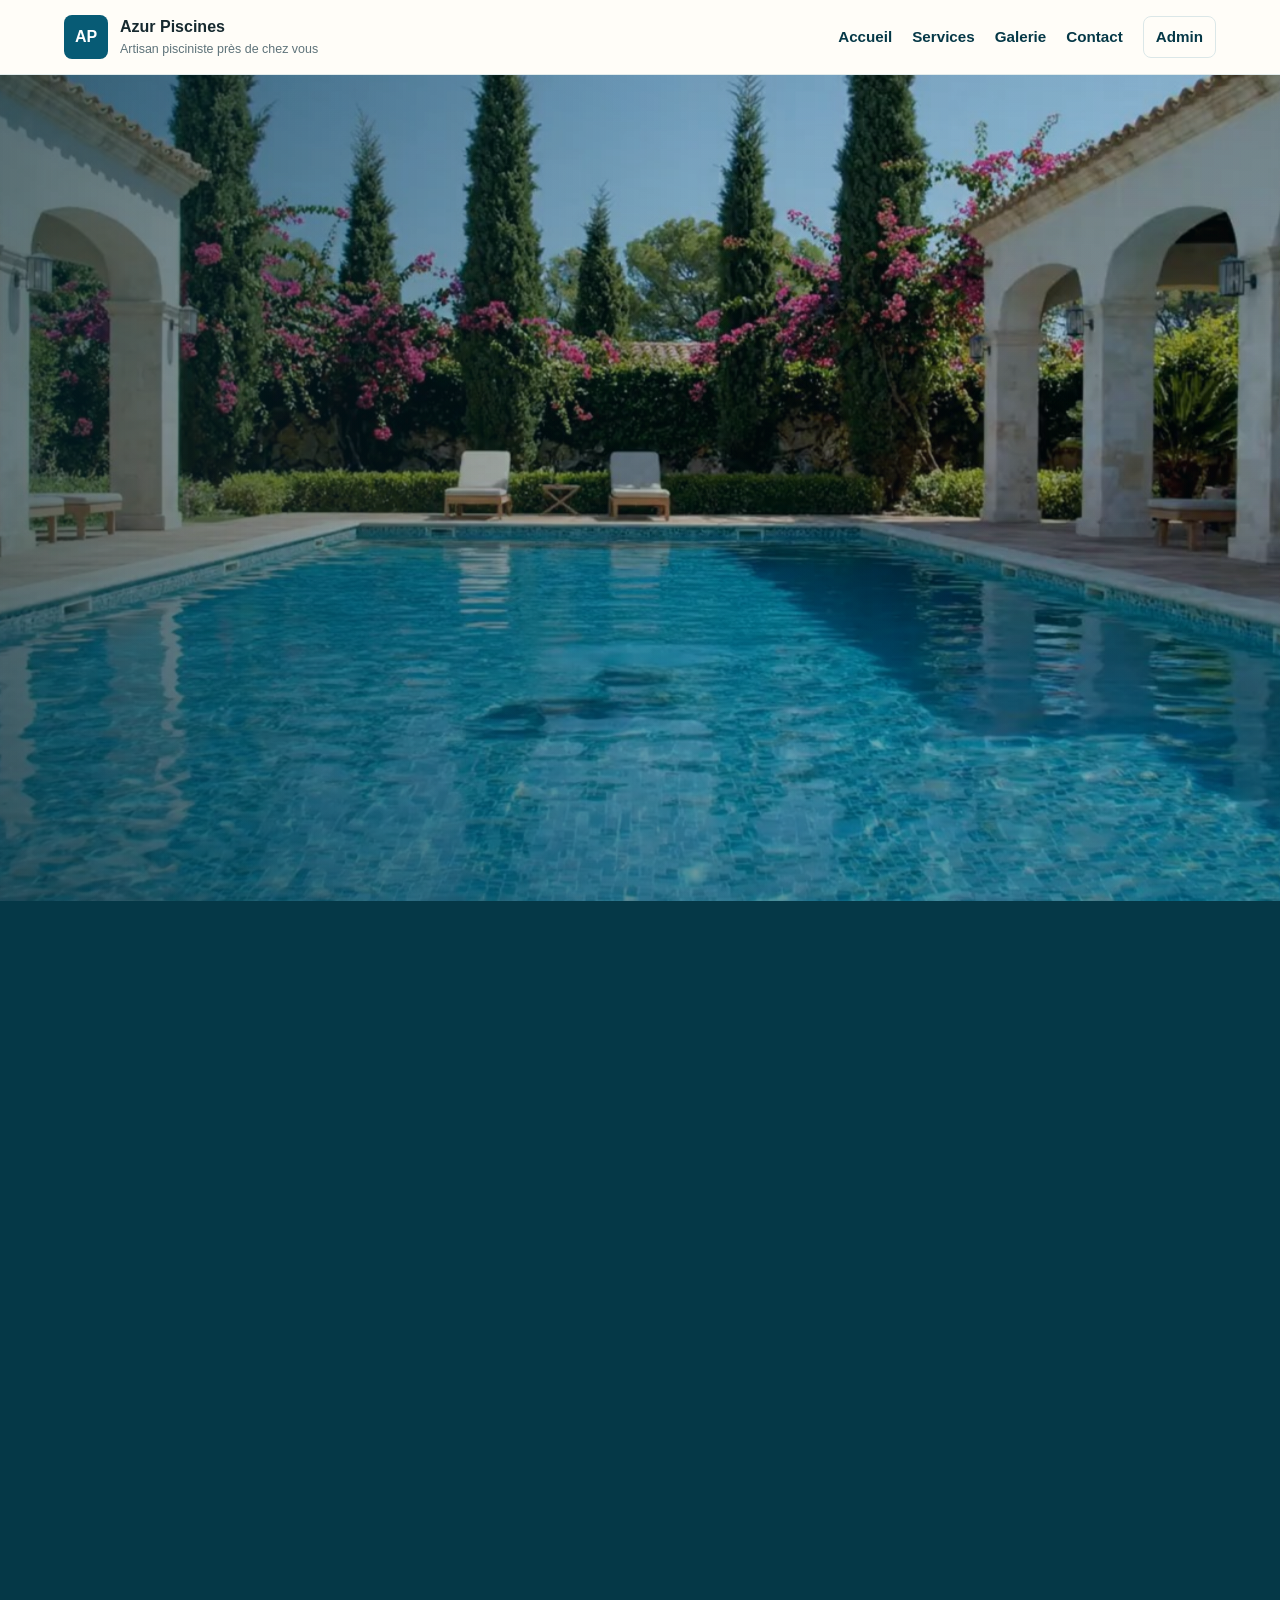
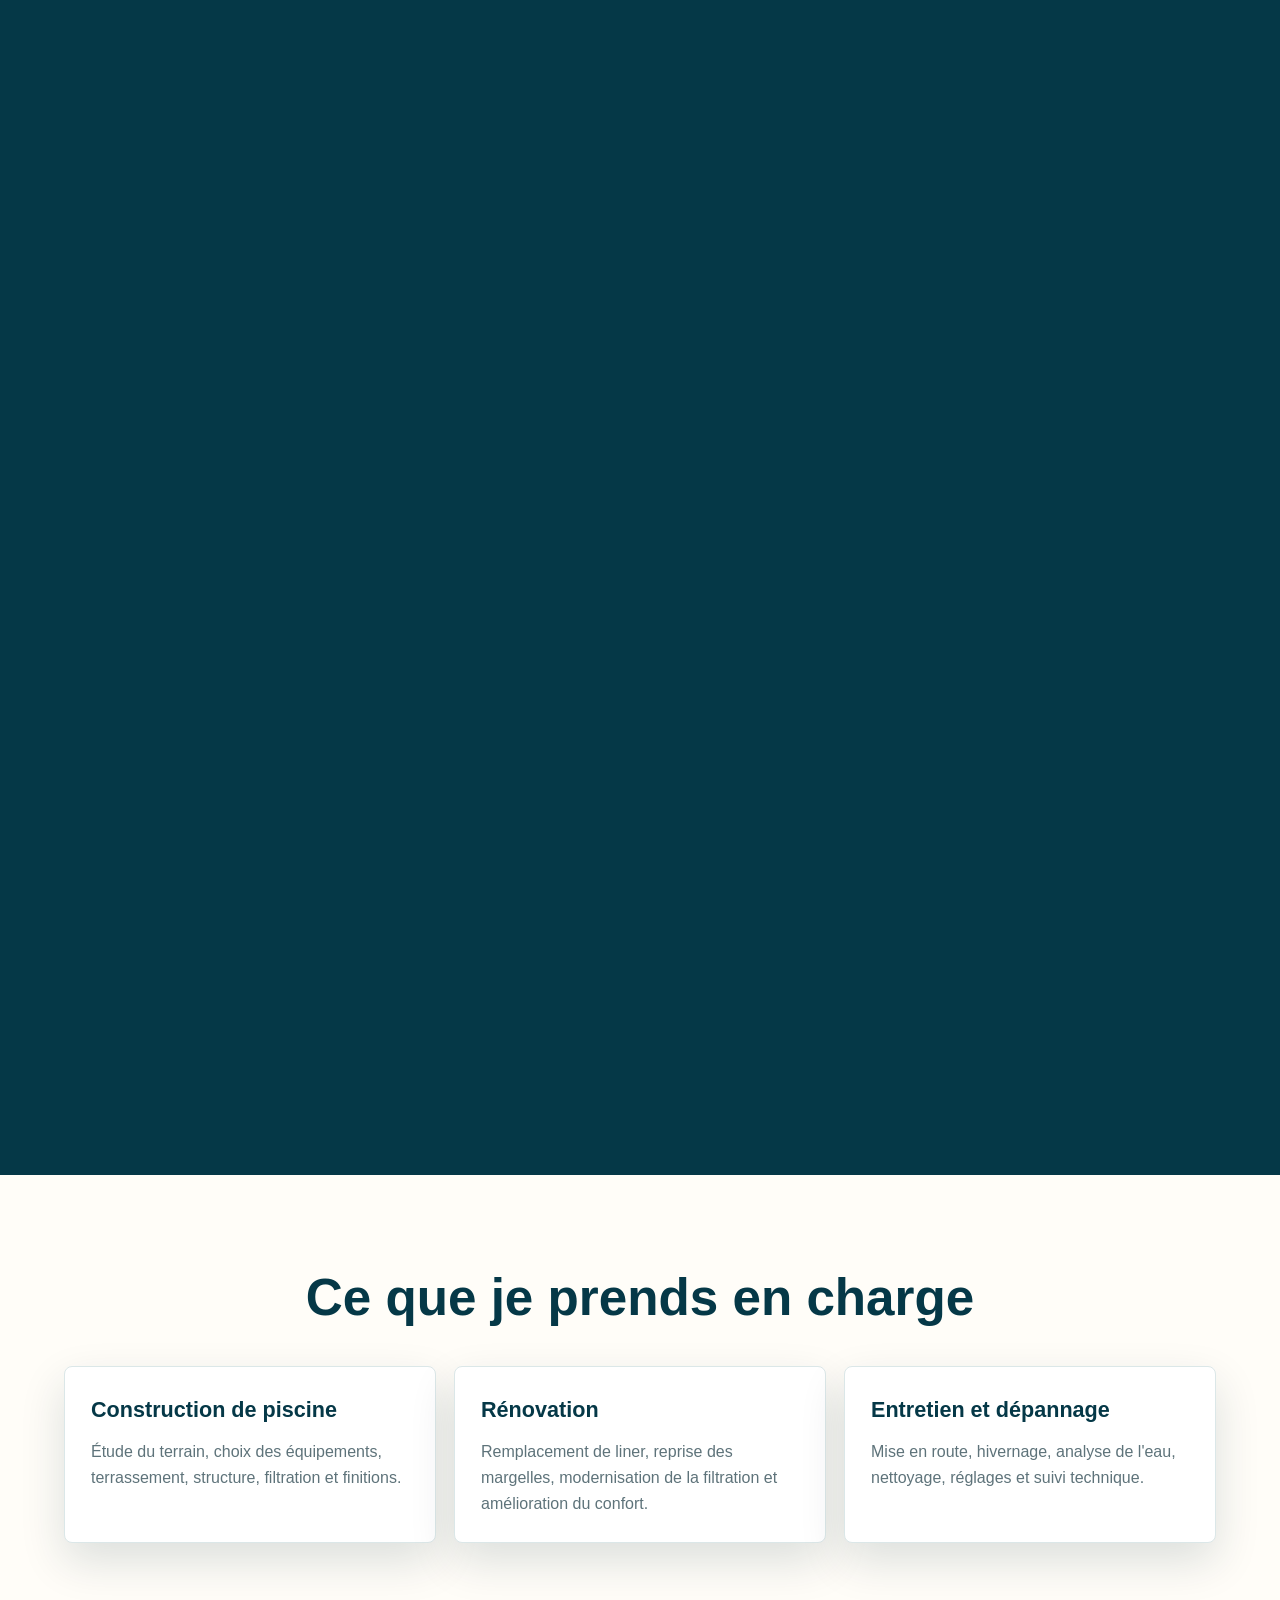
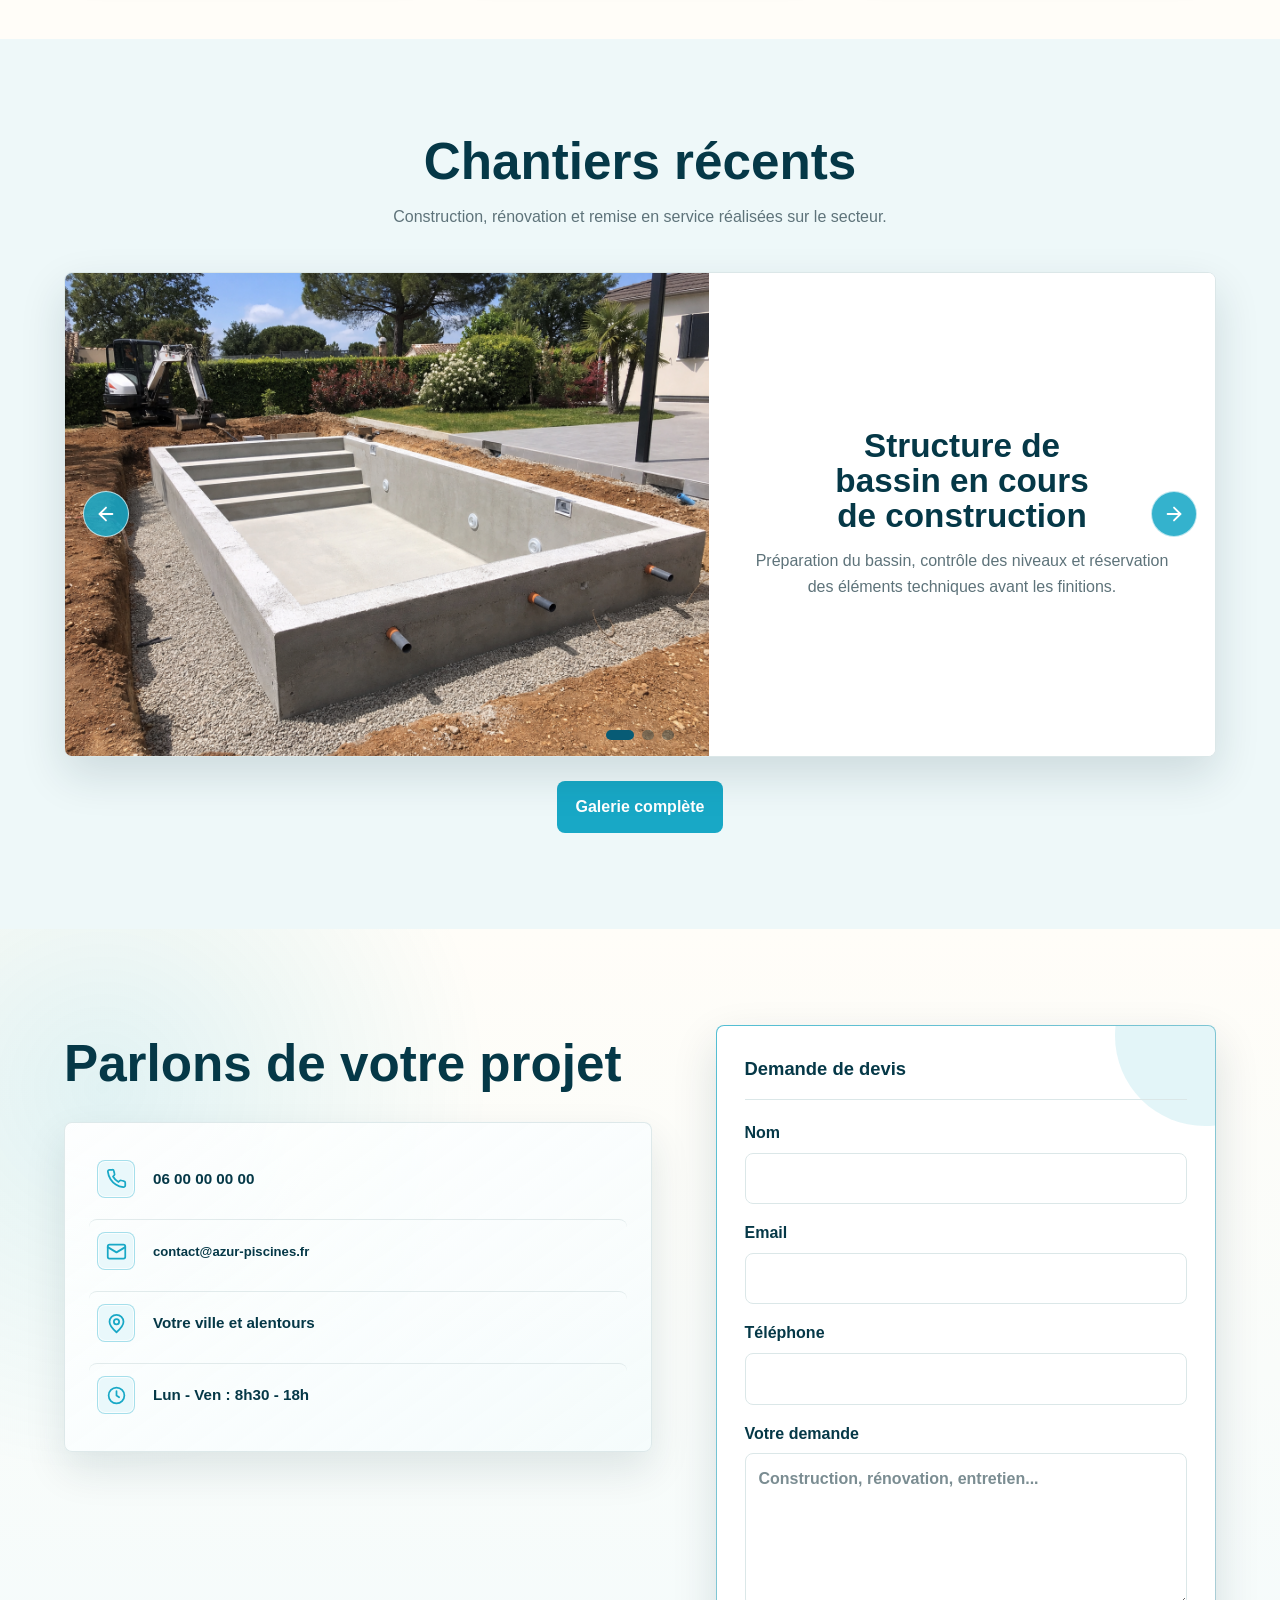
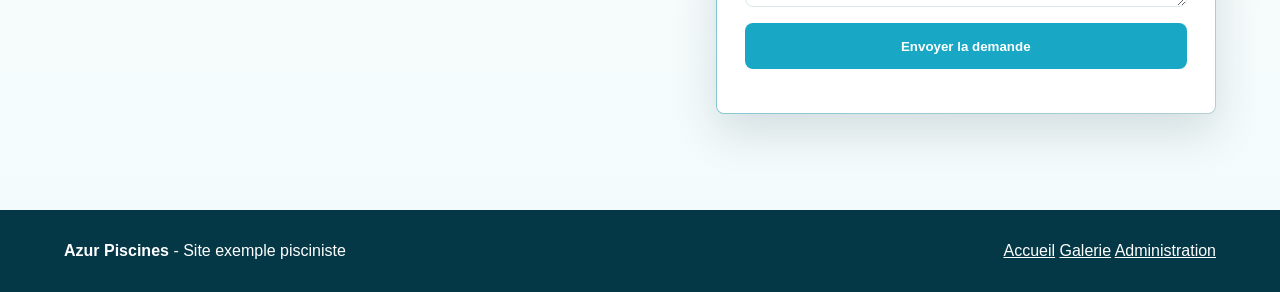
<file: index.html>
<!doctype html>
<html lang="fr">
  <head>
    <meta charset="utf-8">
    <meta name="viewport" content="width=device-width, initial-scale=1">
    <title>Azur Piscines - Artisan pisciniste</title>
    <meta name="description" content="Artisan pisciniste pour construction, rénovation et entretien de piscines. Demande de devis et galerie de chantiers.">
    <meta name="robots" content="index, follow">
    <link rel="canonical" href="https://rzu-it.github.io/azur-piscines.fr/">
    <meta property="og:locale" content="fr_FR">
    <meta property="og:type" content="website">
    <meta property="og:site_name" content="Azur Piscines">
    <meta property="og:title" content="Azur Piscines - Artisan pisciniste">
    <meta property="og:description" content="Construction, rénovation et entretien de piscines avec demande de devis et galerie de chantiers.">
    <meta property="og:url" content="https://rzu-it.github.io/azur-piscines.fr/">
    <meta property="og:image" content="https://rzu-it.github.io/azur-piscines.fr/assets/images/hero-piscine.png">
    <meta property="og:image:alt" content="Piscine enterrée moderne réalisée par Azur Piscines">
    <meta name="twitter:card" content="summary_large_image">
    <meta name="twitter:title" content="Azur Piscines - Artisan pisciniste">
    <meta name="twitter:description" content="Construction, rénovation et entretien de piscines avec demande de devis et galerie de chantiers.">
    <meta name="twitter:image" content="https://rzu-it.github.io/azur-piscines.fr/assets/images/hero-piscine.png">
    <link rel="icon" href="assets/images/favicon.svg" type="image/svg+xml">
    <link rel="stylesheet" href="assets/styles/base.css?v=2">
    <link rel="stylesheet" href="assets/styles/navigation.css">
    <link rel="stylesheet" href="assets/styles/hero.css?v=15">
    <link rel="stylesheet" href="assets/styles/services.css?v=5">
    <link rel="stylesheet" href="assets/styles/gallery.css?v=3">
    <link rel="stylesheet" href="assets/styles/contact.css?v=3">
    <link rel="stylesheet" href="assets/styles/admin.css">
    <link rel="stylesheet" href="assets/styles/footer.css">
    <link rel="stylesheet" href="assets/styles/responsive.css?v=3">
  </head>
  <body data-page="home">
    <div data-include="partials/navbar.html"></div>

    <main>
      <section id="accueil" class="hero-scroll-section section">
        <div class="hero">
          <video class="hero-image" data-hero-video src="assets/videos/hero-water-scroll.mp4" poster="assets/images/hero-water-poster.jpg" muted playsinline webkit-playsinline preload="auto" disablepictureinpicture disableremoteplayback controlslist="nofullscreen noremoteplayback" aria-hidden="true"></video>
          <div class="hero-overlay"></div>
          <div class="hero-content">
            <h1 class="hero-title" data-field="heroTitle" aria-label="Votre piscine, bien construite.">
              <span class="hero-title-top">Votre piscine</span>
              <span class="hero-title-bottom">bien construite</span>
            </h1>
            <div class="hero-actions">
              <a class="button primary" href="#contact">Demander un devis</a>
              <a class="button secondary" href="gallery.html">Voir tous les chantiers</a>
            </div>
          </div>
        </div>
      </section>

      <section id="services" class="section services">
        <div class="section-heading">
          <h2>Ce que je prends en charge</h2>
        </div>
        <div class="service-grid">
          <article class="service-card">
            <h3 data-field="serviceConstructionTitle">Construction de piscine</h3>
            <p data-field="serviceConstructionText">&Eacute;tude du terrain, choix des &eacute;quipements, terrassement, structure, filtration et finitions.</p>
          </article>
          <article class="service-card">
            <h3 data-field="serviceRenovationTitle">R&eacute;novation</h3>
            <p data-field="serviceRenovationText">Remplacement de liner, reprise des margelles, modernisation de la filtration et am&eacute;lioration du confort.</p>
          </article>
          <article class="service-card">
            <h3 data-field="serviceEntretienTitle">Entretien et d&eacute;pannage</h3>
            <p data-field="serviceEntretienText">Mise en route, hivernage, analyse de l'eau, nettoyage, r&eacute;glages et suivi technique.</p>
          </article>
        </div>
      </section>

      <section id="realisations" class="section gallery-section">
        <div class="section-heading section-heading-row">
          <div>
            <h2>Chantiers r&eacute;cents</h2>
            <p>Construction, r&eacute;novation et remise en service r&eacute;alis&eacute;es sur le secteur.</p>
          </div>
        </div>
        <div class="carousel" aria-label="Chantiers mis en avant">
          <button class="carousel-control prev" type="button" data-carousel-prev aria-label="Photo précédente"><svg viewBox="0 0 24 24" aria-hidden="true"><path d="M19 12H5"/><path d="m12 19-7-7 7-7"/></svg></button>
          <div id="featured-carousel" class="carousel-track"></div>
          <button class="carousel-control next" type="button" data-carousel-next aria-label="Photo suivante"><svg viewBox="0 0 24 24" aria-hidden="true"><path d="M5 12h14"/><path d="m12 5 7 7-7 7"/></svg></button>
          <div id="featured-carousel-dots" class="carousel-dots" aria-label="Navigation du carrousel"></div>
        </div>
        <div class="carousel-actions">
          <a class="button primary" href="gallery.html">Galerie compl&egrave;te</a>
        </div>
      </section>

      <section id="contact" class="section contact-section">
        <div class="contact-copy">
          <h2 data-field="contactTitle">Parlons de votre projet</h2>
          <div class="contact-panel">
            <div class="contact-card">
              <ul class="contact-list">
              <li>
                <span class="contact-icon" aria-label="T&eacute;l&eacute;phone">
                  <svg viewBox="0 0 24 24" aria-hidden="true"><path d="M22 16.92v3a2 2 0 0 1-2.18 2 19.8 19.8 0 0 1-8.63-3.07 19.5 19.5 0 0 1-6-6A19.8 19.8 0 0 1 2.12 4.18 2 2 0 0 1 4.11 2h3a2 2 0 0 1 2 1.72c.12.91.32 1.8.6 2.65a2 2 0 0 1-.45 2.11L8 9.74a16 16 0 0 0 6.26 6.26l1.26-1.26a2 2 0 0 1 2.11-.45c.85.28 1.74.48 2.65.6A2 2 0 0 1 22 16.92Z"/></svg>
                </span>
                <span class="contact-detail"><a data-field="phone" href="tel:0600000000">06 00 00 00 00</a></span>
              </li>
              <li>
                <span class="contact-icon" aria-label="Email">
                  <svg viewBox="0 0 24 24" aria-hidden="true"><path d="M4 4h16a2 2 0 0 1 2 2v12a2 2 0 0 1-2 2H4a2 2 0 0 1-2-2V6a2 2 0 0 1 2-2Z"/><path d="m22 7-10 6L2 7"/></svg>
                </span>
                <span class="contact-detail"><a data-field="email" href="mailto:contact@azur-piscines.fr">contact@azur-piscines.fr</a></span>
              </li>
              <li>
                <span class="contact-icon" aria-label="Secteur">
                  <svg viewBox="0 0 24 24" aria-hidden="true"><path d="M20 10c0 5-8 12-8 12S4 15 4 10a8 8 0 1 1 16 0Z"/><circle cx="12" cy="10" r="3"/></svg>
                </span>
                <span class="contact-detail"><span data-field="serviceArea">Votre ville et alentours</span></span>
              </li>
              <li>
                <span class="contact-icon" aria-label="Horaires">
                  <svg viewBox="0 0 24 24" aria-hidden="true"><circle cx="12" cy="12" r="9"/><path d="M12 7v5l3 2"/></svg>
                </span>
                <span class="contact-detail"><span data-field="openingHours">Lun - Ven : 8h30 - 18h</span></span>
              </li>
              </ul>
            </div>
          </div>
        </div>
        <form id="quote-form" class="quote-form">
          <div class="form-heading">
            <span>Demande de devis</span>
          </div>
          <label>Nom
            <input name="name" autocomplete="name" required>
          </label>
          <label>Email
            <input type="email" name="email" autocomplete="email" required>
          </label>
          <label>T&eacute;l&eacute;phone
            <input name="phone" autocomplete="tel">
          </label>
          <label>Votre demande
            <textarea name="message" rows="5" required placeholder="Construction, rénovation, entretien..."></textarea>
          </label>
          <button class="button primary" type="submit">Envoyer la demande</button>
          <p id="form-status" class="form-status" role="status"></p>
        </form>
      </section>
    </main>

    <div data-include="partials/footer.html"></div>

    <script src="assets/scripts/includes.js"></script>
    <script src="assets/scripts/app.js?v=6"></script>
    <script src="assets/scripts/hero-video-scroll.js?v=12"></script>

  </body>
</html>

<!-- Copyright RZU Informatique -->
</file>
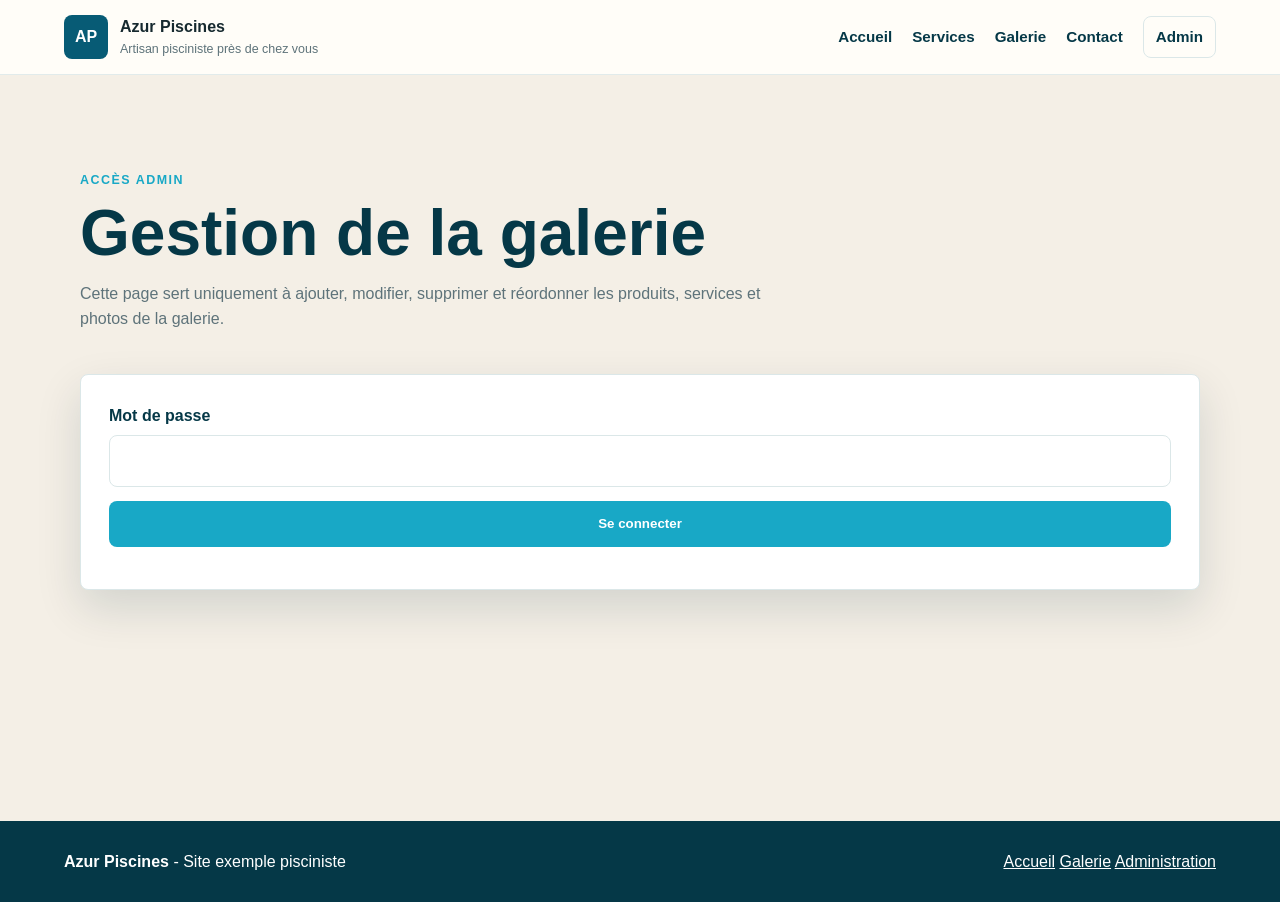
<file: admin.html>
<!doctype html>
<html lang="fr">
  <head>
    <meta charset="utf-8">
    <meta name="viewport" content="width=device-width, initial-scale=1">
    <title>Administration galerie - Azur Piscines</title>
    <meta name="robots" content="noindex">
    <link rel="icon" href="assets/images/favicon.svg" type="image/svg+xml">
    <link rel="stylesheet" href="assets/styles/base.css?v=2">
    <link rel="stylesheet" href="assets/styles/navigation.css">
    <link rel="stylesheet" href="assets/styles/hero.css">
    <link rel="stylesheet" href="assets/styles/services.css">
    <link rel="stylesheet" href="assets/styles/gallery.css">
    <link rel="stylesheet" href="assets/styles/contact.css">
    <link rel="stylesheet" href="assets/styles/admin.css">
    <link rel="stylesheet" href="assets/styles/footer.css">
    <link rel="stylesheet" href="assets/styles/responsive.css">
  </head>
  <body data-page="admin">
    <div data-include="partials/navbar.html"></div>

    <main>
      <section class="section admin-section admin-page">
        <div class="admin-shell">
          <div class="section-heading">
            <p class="eyebrow">Acc&egrave;s admin</p>
            <h1>Gestion de la galerie</h1>
            <p>Cette page sert uniquement &agrave; ajouter, modifier, supprimer et r&eacute;ordonner les produits, services et photos de la galerie.</p>
          </div>

          <form id="login-form" class="admin-login">
            <label>Mot de passe
              <input type="password" name="password" required>
            </label>
            <button class="button primary" type="submit">Se connecter</button>
            <p id="login-error" class="error"></p>
          </form>

          <div id="admin-panel" class="admin-panel" hidden>
            <div class="gallery-admin">
              <div class="admin-title-row">
                <div>
                  <h2>Photos de la galerie</h2>
                  <p>Les premi&egrave;res photos de cette liste sont celles mises en avant sur la page d'accueil.</p>
                </div>
                <button class="button ghost" id="reset-gallery" type="button">R&eacute;initialiser la galerie</button>
              </div>

              <div class="admin-workspace">
                <form id="photo-form" class="photo-form admin-edit-form">
                  <input type="hidden" name="id">
                  <label>Titre du produit ou chantier
                    <input name="title" required placeholder="Piscine familiale avec plage bois">
                  </label>
                  <label>Produit / service
                    <input name="category" required placeholder="Construction, rénovation, entretien...">
                  </label>
                  <label>Description
                    <textarea name="description" rows="4" required placeholder="Courte description du chantier ou du service réalisé"></textarea>
                  </label>
                  <label>Fichier image
                    <input type="file" name="image" accept="image/*" required>
                  </label>
                  <div class="form-actions">
                    <button class="button primary" id="photo-submit" type="submit">Ajouter la photo</button>
                    <button class="button ghost" id="cancel-edit" type="button" hidden>Annuler la modification</button>
                  </div>
                </form>

                <div id="admin-gallery" class="admin-gallery"></div>
              </div>
            </div>
          </div>
        </div>
      </section>
    </main>

    <div data-include="partials/footer.html"></div>

    <script src="assets/scripts/includes.js"></script>
    <script src="assets/scripts/app.js?v=6"></script>

  </body>
</html>

<!-- Copyright RZU Informatique -->
</file>
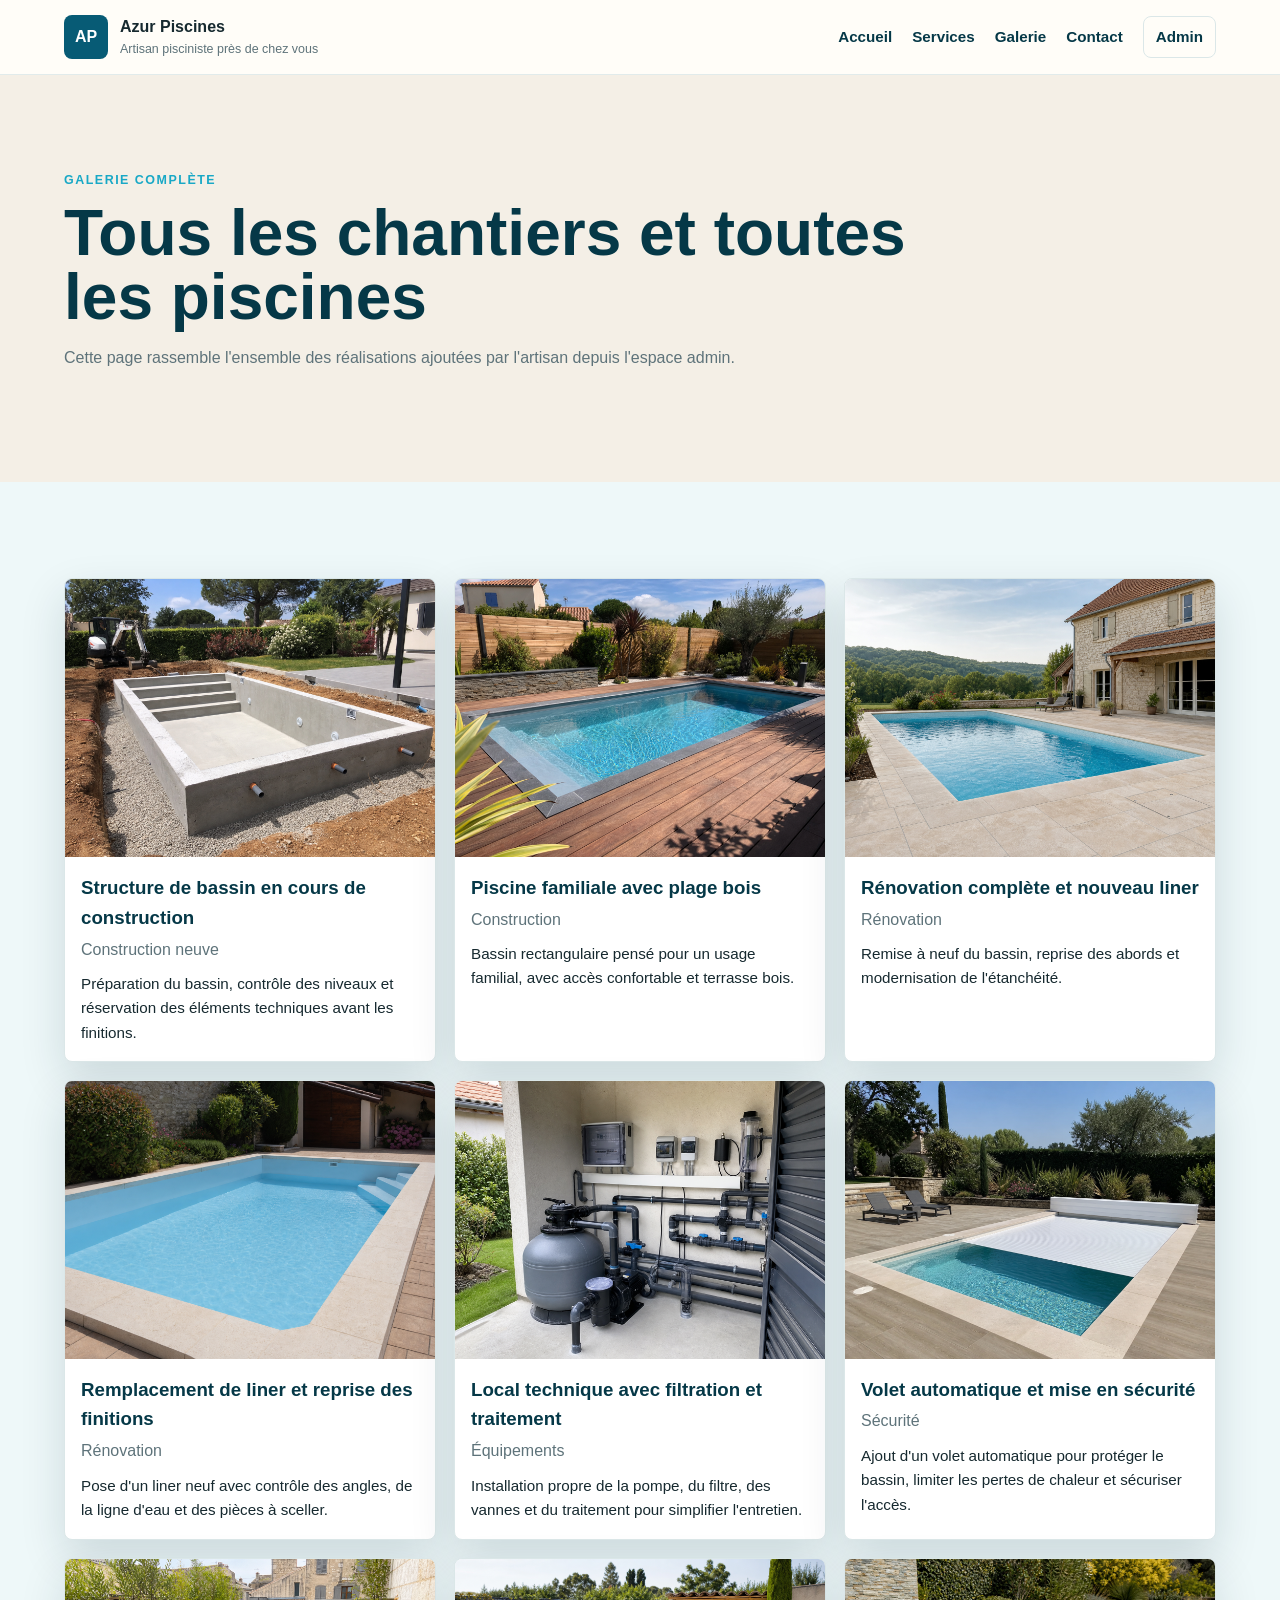
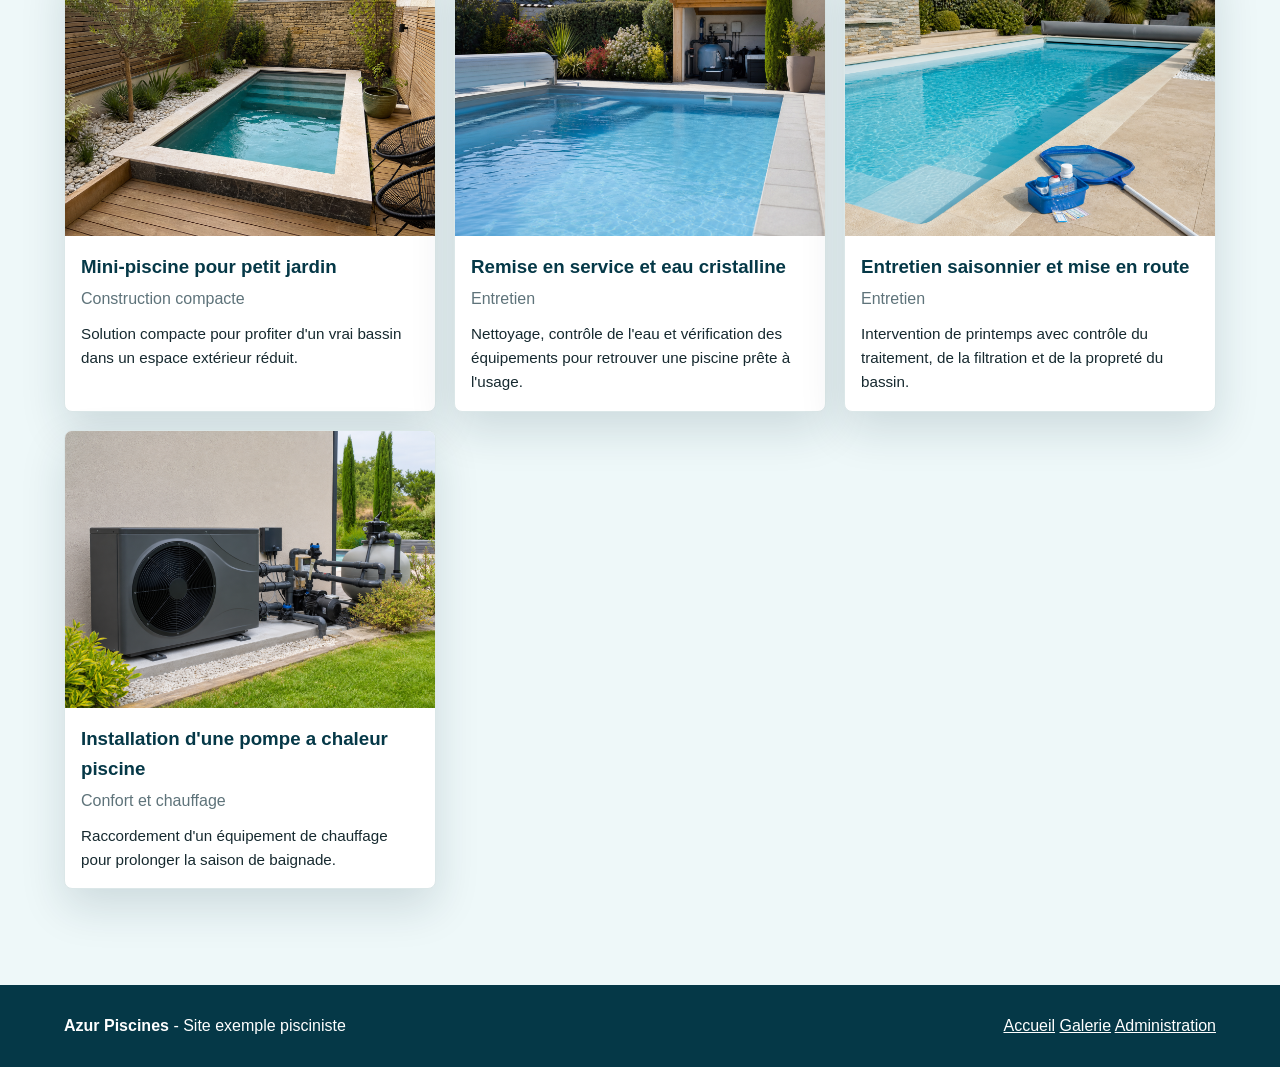
<file: gallery.html>
<!doctype html>
<html lang="fr">
  <head>
    <meta charset="utf-8">
    <meta name="viewport" content="width=device-width, initial-scale=1">
    <title>Galerie des chantiers - Azur Piscines</title>
    <meta name="description" content="Galerie complète des piscines et chantiers réalisés par Azur Piscines.">
    <link rel="icon" href="assets/images/favicon.svg" type="image/svg+xml">
    <link rel="stylesheet" href="assets/styles/base.css?v=2">
    <link rel="stylesheet" href="assets/styles/navigation.css">
    <link rel="stylesheet" href="assets/styles/hero.css">
    <link rel="stylesheet" href="assets/styles/services.css">
    <link rel="stylesheet" href="assets/styles/gallery.css">
    <link rel="stylesheet" href="assets/styles/contact.css">
    <link rel="stylesheet" href="assets/styles/admin.css">
    <link rel="stylesheet" href="assets/styles/footer.css">
    <link rel="stylesheet" href="assets/styles/responsive.css">
  </head>
  <body data-page="gallery">
    <div data-include="partials/navbar.html"></div>

    <main>
      <section class="page-hero section">
        <p class="eyebrow">Galerie compl&egrave;te</p>
        <h1>Tous les chantiers et toutes les piscines</h1>
        <p>Cette page rassemble l'ensemble des r&eacute;alisations ajout&eacute;es par l'artisan depuis l'espace admin.</p>
      </section>

      <section class="section gallery-section">
        <div id="full-gallery" class="gallery"></div>
        <div class="gallery-toggle-wrap">
          <button id="gallery-toggle" class="button primary gallery-toggle" type="button" hidden>Voir plus</button>
        </div>
      </section>
    </main>

    <div data-include="partials/footer.html"></div>

    <script src="assets/scripts/includes.js"></script>
    <script src="assets/scripts/app.js?v=6"></script>

  </body>
</html>

<!-- Copyright RZU Informatique -->
</file>
<file: assets/styles/base.css>
html { -webkit-tap-highlight-color: transparent; }

:root {
  --blue: #075b75;
  --blue-dark: #053847;
  --aqua: #18a8c6;
  --sand: #f4efe6;
  --paper: #fffdf8;
  --ink: #16292f;
  --muted: #5e737a;
  --line: #dbe7e8;
  --shadow: 0 18px 45px rgba(6, 44, 54, 0.14);
  --shadow-strong: 0 24px 60px rgba(6, 44, 54, 0.2);
  --ease: cubic-bezier(0.16, 1, 0.3, 1);
  --hover-duration: 0.34s;
}

* {
  box-sizing: border-box;
}

[hidden] {
  display: none !important;
}

html {
  scroll-behavior: smooth;
}

body {
  margin: 0;
  font-family: "Inter", "Segoe UI", Arial, Helvetica, sans-serif;
  color: var(--ink);
  background: var(--paper);
  line-height: 1.6;
}

a {
  color: inherit;
}

img {
  display: block;
  max-width: 100%;
}

@keyframes fadeUp {
  from {
    opacity: 0;
    transform: translateY(14px);
  }

  to {
    opacity: 1;
    transform: translateY(0);
  }
}

@keyframes heroDrift {
  from {
    transform: scale(1.03);
  }

  to {
    transform: scale(1);
  }
}

/* Copyright RZU Informatique */
</file>
<file: assets/styles/navigation.css>
.site-header {
  position: sticky;
  top: 0;
  z-index: 20;
  display: flex;
  align-items: center;
  justify-content: space-between;
  gap: 24px;
  padding: 14px clamp(18px, 5vw, 64px);
  background: rgba(255, 253, 248, 0.92);
  border-bottom: 1px solid rgba(219, 231, 232, 0.82);
  backdrop-filter: blur(14px);
}

.brand {
  display: flex;
  align-items: center;
  gap: 12px;
  text-decoration: none;
}

.brand-mark {
  display: grid;
  place-items: center;
  width: 44px;
  height: 44px;
  border-radius: 8px;
  background: var(--blue);
  color: white;
  font-weight: 800;
  transition: transform var(--hover-duration) var(--ease), background-color var(--hover-duration) var(--ease);
}

.brand:hover .brand-mark {
  transform: translateY(-2px) scale(1.03);
  background: var(--aqua);
}

.brand strong,
.brand small {
  display: block;
}

.brand small {
  color: var(--muted);
  font-size: 0.78rem;
}

.main-nav {
  display: flex;
  align-items: center;
  gap: 20px;
  font-size: 0.95rem;
}

.main-nav a {
  position: relative;
  text-decoration: none;
  color: var(--blue-dark);
  font-weight: 700;
}

.main-nav a::after {
  position: absolute;
  left: 0;
  right: 0;
  bottom: -7px;
  height: 2px;
  background: var(--aqua);
  content: "";
  transform: scaleX(0);
  transform-origin: center;
  transition: transform var(--hover-duration) var(--ease);
}

.main-nav a:hover::after,
.main-nav a:focus-visible::after {
  transform: scaleX(1);
}

.admin-link {
  padding: 8px 12px;
  border: 1px solid var(--line);
  border-radius: 8px;
}

.menu-button {
  display: none;
  border: 1px solid var(--line);
  border-radius: 8px;
  background: white;
  padding: 9px 12px;
  color: var(--blue-dark);
  font-weight: 700;
}

/* Copyright RZU Informatique */
</file>
<file: assets/styles/hero.css>
.section {
  scroll-margin-top: 86px;
}

.hero-scroll-section {
  --hero-progress: 0;
  height: calc(100svh + 1800px);
  min-height: 2200px;
  background: var(--blue-dark);
}

.hero {
  position: relative;
  position: sticky;
  top: 74px;
  height: calc(100svh - 74px);
  min-height: 560px;
  display: grid;
  place-items: center;
  padding: clamp(56px, 8vw, 110px) clamp(18px, 5vw, 64px);
  overflow: hidden;
  color: white;
}

.hero-image,
.hero-overlay {
  position: absolute;
  inset: 0;
  width: 100%;
  height: 100%;
}

.hero-image {
  object-fit: cover;
  object-position: center;
  background: var(--blue-dark);
  transform: scale(calc(1.055 - var(--hero-progress) * .035));
  filter: saturate(1.02);
  opacity: 1;
  transition: opacity .45s ease;
  will-change: transform;
}

.hero-scroll-section.is-video-ready .hero-image { opacity: 1; }

.hero-overlay {
  background:
    linear-gradient(180deg, rgba(3, 37, 47, .16), rgba(3, 37, 47, .05) 45%, rgba(3, 37, 47, .38)),
    linear-gradient(90deg, rgba(3, 37, 47, .58), rgba(3, 37, 47, .18) 54%, rgba(3, 37, 47, .06));
}

.hero-content {
  position: relative;
  z-index: 1;
  width: min(1180px, 100%);
  height: min(680px, calc(100vh - 130px));
  min-height: 510px;
}

.eyebrow {
  margin: 0 0 10px;
  color: var(--aqua);
  font-size: 0.78rem;
  font-weight: 800;
  letter-spacing: 0.12em;
  text-transform: uppercase;
}

.hero h1 {
  margin: 0;
  max-width: none;
  font-size: clamp(3rem, 6.2vw, 5.7rem);
  line-height: 1;
  letter-spacing: 0;
}

.hero-title span {
  position: absolute;
  z-index: 2;
  display: block;
  text-shadow: 0 4px 24px rgba(3, 37, 47, .38);
  will-change: transform, opacity;
}

.hero-title-top {
  top: 5%;
  left: 54%;
  white-space: nowrap;
  opacity: clamp(0, calc(var(--hero-progress) * 6), 1);
  transform: translate(-50%, calc((1 - clamp(0, var(--hero-progress) * 6, 1)) * -32px));
}

.hero-title-bottom {
  top: 68%;
  right: 57%;
  white-space: nowrap;
  opacity: clamp(0, calc((var(--hero-progress) - .24) * 6), 1);
  transform: translate(50%, calc((1 - clamp(0, (var(--hero-progress) - .24) * 6, 1)) * 32px));
}

.hero .hero-actions {
  position: absolute;
  right: 8%;
  bottom: 6%;
  opacity: clamp(0, calc((var(--hero-progress) - .52) * 5), 1);
  transform: translateY(calc((1 - clamp(0, (var(--hero-progress) - .52) * 5, 1)) * 22px));
  will-change: transform, opacity;
}

.hero-actions,
.admin-actions {
  display: flex;
  flex-wrap: wrap;
  gap: 12px;
}

.button {
  display: inline-flex;
  justify-content: center;
  align-items: center;
  min-height: 46px;
  padding: 12px 18px;
  border: 1px solid transparent;
  border-radius: 8px;
  font-weight: 800;
  text-decoration: none;
  cursor: pointer;
  transition: transform var(--hover-duration) var(--ease), box-shadow var(--hover-duration) var(--ease), background-color var(--hover-duration) var(--ease), border-color var(--hover-duration) var(--ease);
}

.button:hover {
  transform: translateY(-2px);
  box-shadow: 0 12px 26px rgba(6, 44, 54, 0.16);
}

.button:active {
  transform: translateY(0);
}

.primary {
  background: var(--aqua);
  color: white;
}

.primary:hover {
  background: #128faa;
}

.secondary {
  background: white;
  color: var(--blue-dark);
}

.secondary:hover,
.ghost:hover {
  border-color: var(--aqua);
  color: var(--blue);
}

.ghost {
  background: transparent;
  border-color: var(--line);
  color: var(--blue-dark);
}

@media (max-width: 860px) {
  .hero-content { height: 560px; min-height: 0; }
  .hero h1 { font-size: clamp(2.65rem, 10vw, 4.8rem); }
  .hero-title-top { top: 7%; left: 57%; }
  .hero-title-bottom { top: 66%; right: 52%; }
  .hero .hero-actions { right: 0; bottom: 4%; left: 0; width: min(470px, 100%); margin-inline: auto; justify-content: center; }
}

@media (min-width: 681px) and (max-height: 760px) {
  .hero {
    min-height: 0;
    padding-block: 24px;
  }

  .hero-content {
    height: 100%;
    min-height: 0;
  }

  .hero h1 {
    font-size: clamp(2.55rem, 5.2vw, 4.35rem);
  }

  .hero-title-top {
    top: 4%;
  }

  .hero-title-bottom {
    top: 57%;
  }

  .hero .hero-actions {
    right: 5%;
    bottom: 9%;
  }

  .hero .hero-actions .button {
    min-height: 42px;
    padding: 10px 16px;
  }
}

@media (min-width: 681px) and (max-height: 620px) {
  .hero {
    padding-block: 16px;
  }

  .hero h1 {
    font-size: clamp(2.2rem, 4.7vw, 3.7rem);
  }

  .hero-title-bottom {
    top: 53%;
  }

  .hero .hero-actions {
    bottom: 7%;
  }
}

@media (max-width: 560px) {
  .hero { padding-inline: 16px; }
  .hero-content { height: 500px; }
  .hero h1 { font-size: clamp(2.35rem, 12vw, 3.45rem); }
  .hero-title-top { top: 10%; left: 50%; }
  .hero-title-bottom { top: 62%; right: 50%; }
  .hero .hero-actions { bottom: 1%; gap: 9px; }
  .hero .hero-actions .button { flex: 1 1 150px; padding-inline: 12px; }
}

@media (prefers-reduced-motion: reduce) {
  .hero-scroll-section { height: 100svh; min-height: 640px; }
  .hero-image { transform: none; filter: none; }
  .hero-title-top,
  .hero-title-bottom,
  .hero .hero-actions { opacity: 1; }
  .hero-title-top { transform: translate(-50%, 0); }
  .hero-title-bottom { transform: translate(50%, 0); }
  .hero .hero-actions { transform: none; }
}

@media (max-width: 680px) {
  html.hero-mobile-locked,
  body.hero-mobile-locked {
    overflow: hidden;
    overscroll-behavior: none;
    touch-action: none;
  }

  .hero-scroll-section { height: calc(100svh - 72px); min-height: 560px; }
  .hero { position: relative; top: auto; height: 100%; min-height: 560px; }
  .hero-image { transform: none; filter: saturate(1.02); }
  .hero-title-top,
  .hero-title-bottom {
    right: 0;
    left: 0;
    width: 100%;
    white-space: normal;
    text-align: center;
  }
  .hero-title-top {
    top: 12%;
    opacity: clamp(0, calc(var(--hero-progress) * 7), 1);
    transform: translateY(calc((1 - clamp(0, var(--hero-progress) * 7, 1)) * -24px));
  }
  .hero-title-bottom {
    top: 57%;
    opacity: clamp(0, calc((var(--hero-progress) - .28) * 7), 1);
    transform: translateY(calc((1 - clamp(0, (var(--hero-progress) - .28) * 7, 1)) * 24px));
  }

}

/* Copyright RZU Informatique */
</file>
<file: assets/styles/services.css>
.services {
  padding: clamp(54px, 8vw, 96px) clamp(18px, 5vw, 64px);
}

h2 {
  margin: 0;
  color: var(--blue-dark);
  font-size: clamp(2rem, 4vw, 3.4rem);
  line-height: 1.04;
  letter-spacing: 0;
}

.page-hero {
  padding: clamp(54px, 8vw, 96px) clamp(18px, 5vw, 64px);
  background: var(--sand);
}

.page-hero h1,
.admin-page h1 {
  max-width: 860px;
  margin: 0;
  color: var(--blue-dark);
  font-size: clamp(2.5rem, 5vw, 4.8rem);
  line-height: 1;
  letter-spacing: 0;
}

.page-hero p:last-child,
.admin-page .section-heading p:last-child {
  max-width: 720px;
  color: var(--muted);
}

.section-heading {
  max-width: 760px;
  margin-bottom: 42px;
}

.services .section-heading {
  margin-inline: auto;
  text-align: center;
}

.section-heading-row {
  max-width: none;
  display: flex;
  align-items: end;
  justify-content: space-between;
  gap: 24px;
}

.section-heading-row > div {
  max-width: 760px;
}

.section-heading p:last-child {
  color: var(--muted);
}

.service-grid {
  display: grid;
  grid-template-columns: repeat(3, minmax(0, 1fr));
  gap: 18px;
  max-width: 1180px;
  margin: 0 auto;
}

.service-card {
  padding: 26px;
  border: 1px solid var(--line);
  border-radius: 8px;
  background: white;
  box-shadow: var(--shadow);
  transition: transform var(--hover-duration) var(--ease), box-shadow var(--hover-duration) var(--ease), border-color var(--hover-duration) var(--ease);
}

.service-card:hover {
  transform: translateY(-4px) scale(1.02);
  border-color: rgba(24, 168, 198, 0.42);
  box-shadow: var(--shadow-strong);
}

.service-card h3 {
  margin: 0 0 12px;
  color: var(--blue-dark);
  font-size: 1.35rem;
}

.service-card p {
  max-width: 700px;
  margin: 0;
  color: var(--muted);
}

/* Copyright RZU Informatique */
</file>
<file: assets/styles/gallery.css>
.gallery-section {
  padding: clamp(54px, 8vw, 96px) clamp(18px, 5vw, 64px);
  background: #eef8f9;
}

.gallery-section .section-heading-row {
  width: 100%;
  max-width: none;
  display: block;
  justify-content: center;
  margin-inline: auto;
  text-align: center;
}

.gallery-section .section-heading-row > div {
  max-width: 760px;
  margin-inline: auto;
}

.gallery {
  display: grid;
  grid-template-columns: repeat(3, minmax(0, 1fr));
  gap: 18px;
}

.gallery-card {
  overflow: hidden;
  border-radius: 8px;
  background: white;
  border: 1px solid var(--line);
  box-shadow: var(--shadow);
  transition: transform var(--hover-duration) var(--ease), box-shadow var(--hover-duration) var(--ease), border-color var(--hover-duration) var(--ease);
}

.gallery-card:hover {
  border-color: rgba(24, 168, 198, 0.36);
  box-shadow: 0 18px 42px rgba(6, 44, 54, 0.16);
}

.gallery-card img {
  width: 100%;
  aspect-ratio: 4 / 3;
  object-fit: cover;
  transition: transform 0.58s var(--ease);
}

.gallery-card div {
  padding: 16px;
}

.gallery-card h3 {
  margin: 0 0 4px;
  color: var(--blue-dark);
}

.gallery-card p {
  margin: 0;
  color: var(--muted);
}

.gallery-card .gallery-description {
  margin-top: 10px;
  color: var(--ink);
  font-size: 0.95rem;
}

.gallery-toggle-wrap {
  display: none;
  justify-content: center;
  margin-top: 22px;
}

.gallery-toggle {
  min-width: 170px;
}

.carousel {
  position: relative;
  overflow: hidden;
  border-radius: 8px;
  background: white;
  border: 1px solid var(--line);
  box-shadow: var(--shadow);
  max-width: 1440px;
  margin: 0 auto;
  animation: fadeUp 0.65s var(--ease) both;
}

.carousel-track {
  display: flex;
  width: 100%;
  transition: transform 0.72s var(--ease);
}

.carousel-slide {
  display: grid;
  grid-template-columns: minmax(0, 1.12fr) minmax(340px, 0.88fr);
  flex: 0 0 100%;
  width: 100%;
  min-height: 420px;
}

.carousel-slide img {
  width: 100%;
  height: 100%;
  min-height: inherit;
  object-fit: cover;
  transition: transform 0.5s var(--ease);
}

.carousel-caption {
  display: flex;
  flex-direction: column;
  justify-content: center;
  align-items: center;
  min-width: 0;
  padding: clamp(24px, 4vw, 42px);
  text-align: center;
  color: var(--ink);
  background: white;
}

.carousel-caption p {
  margin: 0 0 8px;
  color: var(--aqua);
  font-size: 0.78rem;
  font-weight: 900;
  letter-spacing: 0.1em;
  text-transform: uppercase;
}

.carousel-caption h3 {
  margin: 0;
  color: var(--blue-dark);
  max-width: 15ch;
  font-size: clamp(1.65rem, 2.6vw, 2.55rem);
  line-height: 1.05;
}

.carousel-caption span {
  display: block;
  margin-top: 14px;
  max-width: 560px;
  color: var(--muted);
  text-align: center;
}

.carousel-control {
  position: absolute;
  top: 50%;
  z-index: 4;
  display: flex;
  align-items: center;
  justify-content: center;
  width: 46px;
  height: 46px;
  padding: 0;
  border: 1px solid rgba(255, 255, 255, 0.66);
  border-radius: 999px;
  background: rgba(24, 168, 198, 0.88);
  color: white;
  line-height: 1;
  cursor: pointer;
  transition: transform 0.18s var(--ease), background-color 0.18s var(--ease), box-shadow 0.18s var(--ease);
  transform: translateY(-50%);
}

.carousel-control svg {
  width: 22px;
  height: 22px;
  fill: none;
  stroke: currentColor;
  stroke-width: 2;
  stroke-linecap: round;
  stroke-linejoin: round;
}

.carousel-control.prev {
  left: 18px;
}

.carousel-control.next {
  right: 18px;
  left: auto;
}

.carousel-dots {
  position: absolute;
  left: 50%;
  bottom: 16px;
  z-index: 5;
  display: flex;
  gap: 8px;
  transform: translateX(-50%);
}

.carousel-dot {
  width: 10px;
  height: 10px;
  border: 0;
  border-radius: 999px;
  background: rgba(5, 56, 71, 0.32);
  cursor: pointer;
  transition: width 0.2s var(--ease), background-color 0.2s var(--ease), transform 0.2s var(--ease);
}

.carousel-dot.is-active {
  width: 28px;
  background: var(--blue);
}

.carousel-actions {
  display: flex;
  justify-content: center;
  margin-top: 24px;
}

/* Copyright RZU Informatique */
</file>
<file: assets/styles/contact.css>
.contact-section {
  padding: clamp(54px, 8vw, 96px) clamp(18px, 5vw, 64px);
  display: grid;
  grid-template-columns: minmax(430px, 1.08fr) minmax(480px, .92fr);
  gap: clamp(44px, 5vw, 84px);
  align-items: start;
  background:
    radial-gradient(circle at 8% 18%, rgba(24, 168, 198, 0.12), transparent 28%),
    linear-gradient(180deg, #fffdf8 0%, #f3fbfc 100%);
}

.contact-copy {
  padding-top: 12px;
}

.contact-copy h2 {
  max-width: 20ch;
  font-weight: 600;
}

.contact-panel {
  margin-top: 32px;
}

.contact-card {
  display: grid;
  padding: 24px;
  border: 1px solid rgba(219, 231, 232, 0.9);
  border-radius: 8px;
  background:
    linear-gradient(145deg, rgba(255, 255, 255, 0.92), rgba(244, 251, 252, 0.82));
  box-shadow: 0 18px 42px rgba(6, 44, 54, 0.11);
}

.contact-list {
  display: grid;
  gap: 8px;
  padding: 0;
  margin: 0;
  list-style: none;
}

.contact-list li {
  display: grid;
  grid-template-columns: 42px minmax(0, 1fr);
  align-items: center;
  gap: 14px;
  min-height: 64px;
  padding: 12px 8px;
  border-radius: 8px;
}

.contact-list li + li {
  border-top: 1px solid rgba(219, 231, 232, 0.8);
}

@media (min-width: 901px) {
  .contact-copy h2 { white-space: nowrap; }
}

.contact-icon {
  flex: 0 0 auto;
  display: grid;
  place-items: center;
  width: 38px;
  height: 38px;
  border-radius: 8px;
  border: 1px solid rgba(24, 168, 198, 0.32);
  color: var(--aqua);
  background: #e9f8fb;
  box-shadow: inset 0 0 0 1px rgba(255, 255, 255, 0.72);
  transition: transform var(--hover-duration) var(--ease), color var(--hover-duration) var(--ease), background-color var(--hover-duration) var(--ease), border-color var(--hover-duration) var(--ease), box-shadow var(--hover-duration) var(--ease);
}

.contact-list li:hover .contact-icon {
  transform: translateY(-2px);
  border-color: rgba(24, 168, 198, 0.58);
  color: var(--blue);
  background: #dff5f8;
  box-shadow: 0 10px 20px rgba(24, 168, 198, 0.16);
}

.contact-icon svg {
  width: 21px;
  height: 21px;
  fill: none;
  stroke: currentColor;
  stroke-width: 2;
  stroke-linecap: round;
  stroke-linejoin: round;
}

.contact-detail {
  display: grid;
  gap: 2px;
  min-width: 0;
}

.contact-detail small {
  color: var(--muted);
  font-size: 0.76rem;
  font-weight: 600;
  letter-spacing: 0.04em;
  text-transform: uppercase;
}

.contact-detail a,
.contact-detail span[data-field] {
  display: inline-block;
  max-width: 100%;
  color: var(--blue-dark);
  font-size: clamp(0.95rem, 1vw, 1.02rem);
  font-weight: 600;
  line-height: 1.3;
  min-width: 0;
  overflow-wrap: anywhere;
  word-break: normal;
  text-decoration: none;
}

.contact-detail a[data-field="email"] {
  font-size: clamp(0.82rem, 0.95vw, 0.98rem);
}

.contact-detail a:hover {
  color: var(--aqua);
}

.quote-form,
.admin-login,
.photo-form {
  display: grid;
  gap: 14px;
}

label {
  display: grid;
  gap: 7px;
  color: var(--blue-dark);
  font-weight: 600;
}

input,
textarea {
  width: 100%;
  border: 1px solid var(--line);
  border-radius: 8px;
  padding: 12px 13px;
  font: inherit;
  color: var(--ink);
  background: white;
  transition: border-color 0.2s var(--ease), box-shadow 0.2s var(--ease);
}

input::placeholder,
textarea::placeholder {
  color: #7b8d92;
  font-weight: 600;
}

input:focus,
textarea:focus {
  outline: none;
  border-color: var(--aqua);
  box-shadow: 0 0 0 4px rgba(24, 168, 198, 0.14);
}

a:focus-visible,
button:focus-visible {
  outline: 3px solid rgba(24, 168, 198, 0.45);
  outline-offset: 3px;
}

textarea {
  resize: vertical;
}

.form-status,
.error {
  margin: 0;
  color: var(--blue);
  font-weight: 700;
}

/* Copyright RZU Informatique */
</file>
<file: assets/styles/admin.css>
.admin-section {
  padding: clamp(54px, 8vw, 96px) clamp(18px, 5vw, 64px);
  background: var(--sand);
}

.admin-page {
  min-height: calc(100vh - 154px);
}

.admin-shell {
  max-width: 1120px;
  margin: 0 auto;
}

.admin-panel {
  display: grid;
  gap: 28px;
}

.editor-grid {
  display: grid;
  grid-template-columns: repeat(2, minmax(0, 1fr));
  gap: 14px;
}

.editor-grid label {
  align-content: start;
}

.editor-grid textarea {
  min-height: 120px;
}

.gallery-admin,
.admin-login,
.quote-form {
  padding: 28px;
  border-radius: 8px;
  background: white;
  border: 1px solid var(--line);
  box-shadow: var(--shadow);
}

.quote-form {
  position: relative;
  overflow: hidden;
  min-width: 0;
  gap: 16px;
  background:
    linear-gradient(white, white) padding-box,
    linear-gradient(135deg, rgba(24, 168, 198, 0.75), rgba(7, 91, 117, 0.28)) border-box;
  border: 1px solid transparent;
}

.quote-form .button {
  font-weight: 700;
}

.quote-form::before {
  position: absolute;
  top: -80px;
  right: -80px;
  width: 180px;
  height: 180px;
  border-radius: 999px;
  background: rgba(24, 168, 198, 0.12);
  content: "";
}

.form-heading {
  position: relative;
  display: flex;
  align-items: center;
  justify-content: space-between;
  gap: 16px;
  margin-bottom: 4px;
  padding-bottom: 16px;
  border-bottom: 1px solid var(--line);
}

.form-heading span {
  color: var(--blue-dark);
  font-size: 1.15rem;
  font-weight: 600;
}

.form-heading strong {
  padding: 7px 10px;
  border-radius: 999px;
  color: var(--blue);
  background: #e9f8fb;
  font-size: 0.78rem;
  font-weight: 700;
  text-transform: uppercase;
}

.gallery-admin,
.admin-panel,
.admin-shell,
.admin-section {
  overflow: visible;
}

.admin-title-row {
  display: flex;
  align-items: start;
  justify-content: space-between;
  gap: 20px;
  margin-bottom: 22px;
}

.admin-title-row h2 {
  font-size: clamp(1.7rem, 3vw, 2.5rem);
}

.admin-title-row p {
  margin: 8px 0 0;
  color: var(--muted);
}

.admin-workspace {
  display: grid;
  grid-template-columns: 1fr;
  gap: 22px;
  align-items: start;
}

.admin-gallery {
  display: grid;
  grid-template-columns: repeat(3, minmax(240px, 1fr));
  gap: 18px;
}

.admin-edit-form {
  z-index: 30;
  max-height: none;
  padding: 18px;
  border: 1px solid var(--line);
  border-radius: 8px;
  background: white;
  box-shadow: 0 12px 28px rgba(6, 44, 54, 0.12);
}

.admin-edit-form input[type="file"] {
  padding: 8px;
  cursor: pointer;
  color: var(--muted);
  font-weight: 700;
}

.admin-edit-form input[type="file"]::file-selector-button {
  margin-right: 12px;
  border: 0;
  border-radius: 8px;
  padding: 10px 14px;
  background: var(--blue);
  color: white;
  cursor: pointer;
  font: inherit;
  font-weight: 800;
  transition:
    transform var(--hover-duration) var(--ease),
    background-color var(--hover-duration) var(--ease);
}

.admin-edit-form input[type="file"]::file-selector-button:hover {
  background: var(--blue-dark);
  transform: translateY(-1px);
}

.admin-gallery-card {
  outline: 2px solid transparent;
  transition: outline-color var(--hover-duration) var(--ease), transform var(--hover-duration) var(--ease);
}

.admin-gallery-card:hover {
  outline-color: rgba(24, 168, 198, 0.45);
  transform: translateY(-2px);
}

.admin-card-body {
  display: grid;
  gap: 8px;
}

.admin-card-body p {
  margin: 0;
  color: var(--muted);
}

.admin-card-body h3 {
  margin: 0;
}

.admin-card-index {
  color: var(--aqua) !important;
  font-size: 0.78rem;
  font-weight: 900;
  letter-spacing: 0.08em;
  text-transform: uppercase;
}

.form-actions {
  display: flex;
  flex-wrap: wrap;
  gap: 10px;
}

.photo-order-actions {
  display: flex !important;
  flex-direction: row;
  flex-wrap: wrap;
  gap: 8px !important;
  padding: 0 !important;
  margin-top: 6px;
}

.photo-order-actions button,
.danger-button {
  border-radius: 8px;
  padding: 9px 10px;
  font-weight: 800;
  cursor: pointer;
}

.photo-order-actions button {
  border: 1px solid var(--line);
  background: #f7fbfb;
  color: var(--blue-dark);
  transition: transform var(--hover-duration) var(--ease), border-color var(--hover-duration) var(--ease), background-color var(--hover-duration) var(--ease);
}

.photo-order-actions button:hover:not(:disabled) {
  transform: translateY(-1px);
  border-color: var(--aqua);
  background: #eefbfc;
}

.photo-order-actions button:disabled {
  cursor: not-allowed;
  opacity: 0.45;
}

.danger-button {
  border: 1px solid #f0c0c0;
  background: #fff4f4;
  color: #9d1f1f;
}

.danger-button:hover {
  background: #ffe8e8;
}

@media (max-width: 1100px) {
  .admin-gallery {
    grid-template-columns: repeat(2, minmax(260px, 1fr));
  }
}

@media (max-width: 720px) {
  .admin-title-row {
    display: grid;
  }

  .admin-title-row .button {
    width: 100%;
  }

  .admin-gallery {
    grid-template-columns: 1fr;
  }
}

/* Copyright RZU Informatique */
</file>
<file: assets/styles/footer.css>
.site-footer {
  display: flex;
  justify-content: space-between;
  gap: 16px;
  padding: 28px clamp(18px, 5vw, 64px);
  color: white;
  background: var(--blue-dark);
}

.site-footer p {
  margin: 0;
}

/* Copyright RZU Informatique */
</file>
<file: assets/styles/responsive.css>
@media (max-width: 980px) {
  .carousel-slide {
    grid-template-columns: 1fr;
    min-height: auto;
  }

  .carousel-slide img {
    height: 320px;
    min-height: 0;
  }

  .carousel-caption {
    min-height: 220px;
  }

  .carousel-control {
    top: 160px;
  }

  .carousel-control.next {
    right: 18px;
  }

  .carousel-control.prev {
    left: 18px;
  }

  .carousel-dots {
    position: static;
    justify-content: center;
    padding: 12px 0 16px;
    transform: none;
  }
}

@media (max-width: 560px) {
  .carousel-slide img {
    height: 230px;
  }

  .carousel-caption {
    min-height: 0;
    padding: 22px;
  }

  .carousel-caption h3 {
    max-width: none;
    font-size: 1.65rem;
  }

  .carousel-control {
    top: 115px;
    width: 40px;
    height: 40px;
    font-size: 1.1rem;
  }

  .carousel-dots {
    padding: 10px 0 14px;
  }

  .carousel-actions .button {
    width: 100%;
  }
}

@media (prefers-reduced-motion: reduce) {
  *,
  *::before,
  *::after {
    animation-duration: 0.01ms !important;
    animation-iteration-count: 1 !important;
    scroll-behavior: auto !important;
    transition-duration: 0.01ms !important;
  }
}

@media (max-width: 860px) {
  .menu-button {
    display: inline-flex;
  }

  .main-nav {
    position: absolute;
    left: 18px;
    right: 18px;
    top: 72px;
    display: none;
    flex-direction: column;
    align-items: center;
    padding: 16px;
    border: 1px solid var(--line);
    border-radius: 8px;
    background: white;
    box-shadow: var(--shadow);
  }

  .main-nav.is-open {
    display: flex;
  }

  .main-nav a {
    width: min(280px, 100%);
    padding: 10px 14px;
    text-align: center;
  }

  .main-nav a::after {
    display: none;
  }

  .main-nav a:hover,
  .main-nav a:focus-visible {
    color: var(--aqua);
  }

  .contact-section,
  .service-grid,
  .gallery,
  .editor-grid,
  .admin-workspace,
  .admin-gallery,
  .section-heading-row,
  .admin-title-row {
    grid-template-columns: 1fr;
  }

  .section-heading-row,
  .admin-title-row {
    display: grid;
    align-items: start;
  }

  .admin-edit-form {
    position: static;
    max-height: none;
  }

  .contact-card {
    grid-template-columns: 1fr;
  }

  .contact-copy h2 {
    max-width: 14ch;
  }

  .hero {
    min-height: 650px;
  }

  .hero h1 {
    max-width: 12ch;
  }

  .service-card {
    grid-template-columns: minmax(180px, .6fr) minmax(0, 1fr);
    gap: 28px;
  }
}

@media (max-width: 560px) {
  .brand small {
    display: none;
  }

  .hero {
    min-height: 590px;
  }

  .service-card {
    grid-template-columns: 1fr;
    gap: 8px;
    padding: 24px 0;
  }

  .site-footer {
    flex-direction: column;
  }

  .form-heading {
    align-items: flex-start;
    flex-direction: column;
  }

  .contact-card {
    padding: 14px;
  }

  .contact-section {
    padding-inline: 14px;
  }

  .contact-copy h2 {
    max-width: none;
  }

  .contact-list li {
    grid-template-columns: 38px minmax(0, 1fr);
    gap: 11px;
  }

  .contact-icon {
    width: 36px;
    height: 36px;
  }

  .gallery-toggle-wrap {
    display: flex;
  }

  .quote-form,
  .gallery-admin,
  .admin-login {
    padding: 20px;
  }
}

/* Copyright RZU Informatique */

@media (max-width: 680px) {
  .services .wrap { width: min(calc(100% - 32px), 560px); }
  .services .section-heading { padding-inline: 0; text-align: center; }
  .service-card { padding: 28px 22px; }
  .service-card h3,
  .service-card p { margin-left: 0; text-align: left; }
}
</file>
